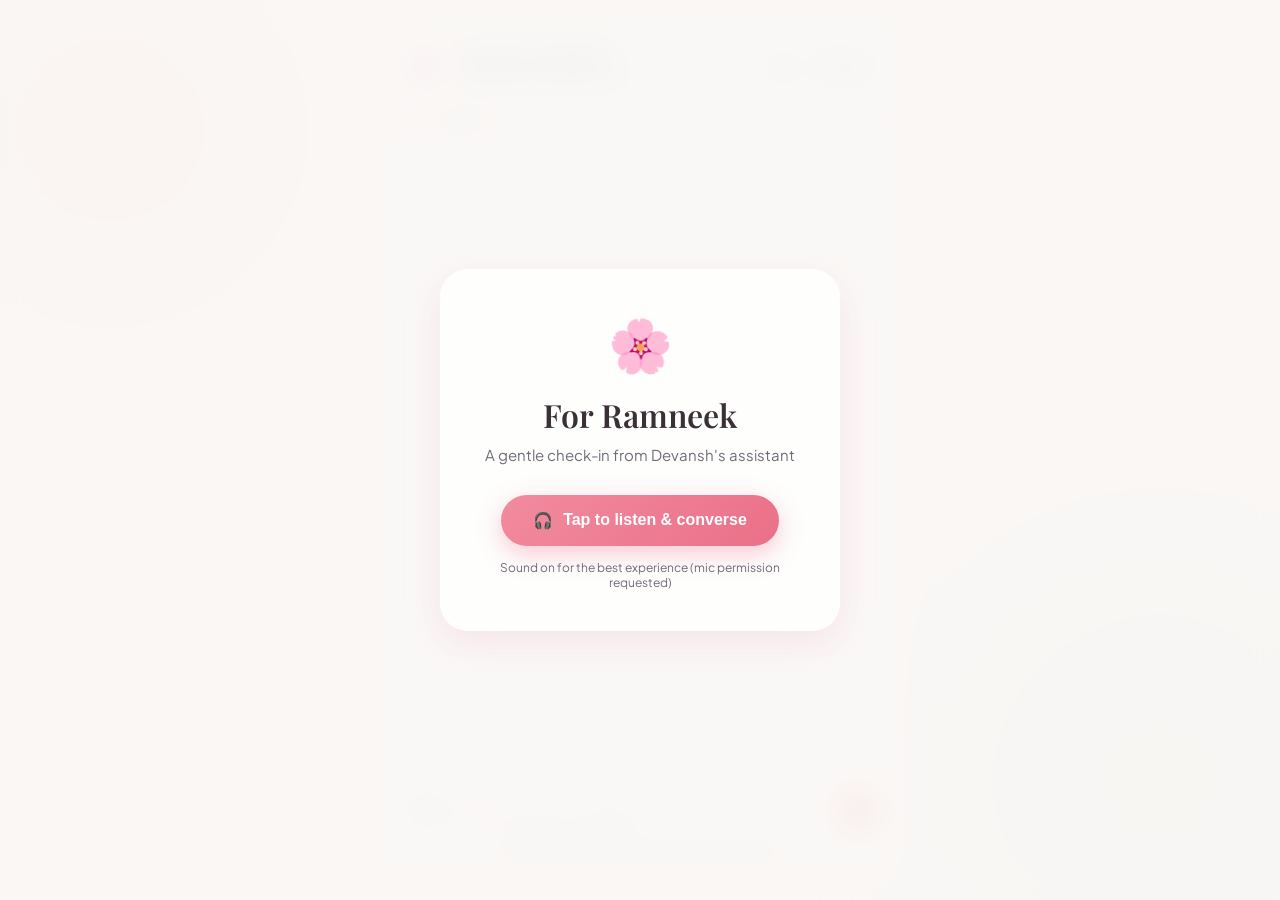
<file: index.html>
<!DOCTYPE html>
<html lang="en">
<head>
  <meta charset="UTF-8">
  <meta name="viewport" content="width=device-width, initial-scale=1.0, maximum-scale=1.0, user-scalable=no">
  <title>A Message for Ramneek 🌸</title>
  <link rel="preconnect" href="https://fonts.googleapis.com">
  <link rel="preconnect" href="https://fonts.gstatic.com" crossorigin>
  <link href="https://fonts.googleapis.com/css2?family=Plus+Jakarta+Sans:wght@300;400;500;600;700&family=Playfair+Display:ital,wght@0,500;0,600;1,400&display=swap" rel="stylesheet">
  <link rel="stylesheet" href="style.css?v=7.0">
</head>
<body>
  <audio id="bg-music" preload="auto">
    <source src="song.m4a" type="audio/mp4">
    <source src="song.mp4" type="video/mp4">
  </audio>

  <div class="background-decorations">
    <div class="blob blob-1"></div>
    <div class="blob blob-2"></div>
    <div class="blob blob-3"></div>
  </div>

  <!-- Audio Start Overlay (Handles Browser Autoplay Restrictions) -->
  <div id="start-overlay" class="start-overlay">
    <div class="overlay-card">
      <div class="pulse-flower">🌸</div>
      <h2>For Ramneek</h2>
      <p class="overlay-subtext">A gentle check-in from Devansh's assistant</p>
      <button id="start-btn" class="start-btn">
        <span class="icon">🎧</span>
        <span>Tap to listen & converse</span>
      </button>
      <p class="tap-hint">Sound on for the best experience (mic permission requested)</p>
    </div>
  </div>

  <!-- Mid-Conversation Telegram Modal Popup (inline display:none prevents unstyled flashes) -->
  <div id="tg-modal-overlay" class="tg-modal-overlay hidden" style="display: none;">
    <div class="tg-modal-card">
      <button class="tg-modal-close" id="tg-modal-close" title="Close">&times;</button>
      <div class="tg-modal-icon">🌸</div>
      <h3>Connect on Telegram</h3>
      <p class="tg-modal-text">
        Devansh wanted to make sure you have a safe, direct way to reach out anytime without any pressure.
        <br><br>
        Please connect on Telegram by pressing the link below:
      </p>
      <a href="https://t.me/devansh_bot_for_ramneek_bot" target="_blank" class="tg-modal-btn" id="tg-modal-btn">
        <span>✈️ Connect on Telegram</span>
      </a>
      <button class="tg-modal-dismiss" id="tg-modal-dismiss">Maybe later</button>
    </div>
  </div>

  <div class="app-container">
    <!-- Header -->
    <header class="app-header">
      <div class="header-left">
        <div class="avatar-container" id="avatar-container">
          <div class="avatar-ring"></div>
          <span class="avatar-emoji">🌸</span>
        </div>
        <div class="assistant-meta">
          <div class="title-row">
            <h1>Devansh's Assistant</h1>
            <span class="online-indicator" title="Online & Connected"></span>
          </div>
          <p class="subtitle">Speaking to Ramneek with care</p>
        </div>
      </div>
      <div class="header-right">
        <!-- Voice Toggle -->
        <button id="voice-toggle-btn" class="icon-btn" title="Toggle Voice Output">
          <span id="voice-icon">🔊</span>
        </button>
        <!-- Repo Connection Status -->
        <div class="repo-badge" id="repo-badge" title="Repository connection status">
          <span class="repo-dot"></span>
          <span id="repo-status-text">Synced</span>
        </div>
      </div>
    </header>

    <!-- Voice Visualizer Banner -->
    <div class="voice-banner" id="voice-banner">
      <div class="wave-container" id="wave-container">
        <div class="bar"></div>
        <div class="bar"></div>
        <div class="bar"></div>
        <div class="bar"></div>
        <div class="bar"></div>
      </div>
      <span id="voice-status-label" class="voice-status-label">Listening...</span>
    </div>

    <!-- Chat Messages Window -->
    <main class="chat-window" id="chat-window">
      <!-- Messages injected here dynamically -->
    </main>

    <!-- Single Telegram Prompt Container -->
    <div id="telegram-prompt-container" class="telegram-prompt-container"></div>

    <!-- Input Footer -->
    <footer class="app-footer">
      <div class="input-wrapper">
        <button id="mic-btn" class="mic-btn" title="Microphone Active">
          <span id="mic-icon">🎙️</span>
        </button>
        <textarea 
          id="message-input" 
          rows="1" 
          placeholder="Speak or type your reply here..."
          autocomplete="off"
        ></textarea>
        <button id="send-btn" class="send-btn" title="Send message">
          <span>➤</span>
        </button>
      </div>
      <p class="disclaimer">Devansh just wanted to be sure you are safe & doing well.</p>
    </footer>
  </div>

  <script src="app.js?v=7.0"></script>
</body>
</html>
</file>
<file: style.css>
:root {
  --primary-pink: #f28b9f;
  --primary-soft: #fdf2f4;
  --lavender: #e9e5fb;
  --lavender-dark: #7b68ee;
  --text-dark: #2d2a32;
  --text-muted: #736b79;
  --card-bg: rgba(255, 255, 255, 0.78);
  --card-border: rgba(255, 255, 255, 0.65);
  --bot-bubble: #ffffff;
  --user-bubble: #f28b9f;
  --user-bubble-text: #ffffff;
  --shadow-soft: 0 12px 35px rgba(234, 172, 190, 0.25);
  --radius-xl: 28px;
  --radius-md: 18px;
}

* {
  box-sizing: border-box;
  margin: 0;
  padding: 0;
  -webkit-tap-highlight-color: transparent;
}

body {
  font-family: 'Plus Jakarta Sans', -apple-system, BlinkMacSystemFont, sans-serif;
  background-color: #faf7f5;
  color: var(--text-dark);
  min-height: 100vh;
  display: flex;
  justify-content: center;
  align-items: center;
  overflow-x: hidden;
  position: relative;
}

/* Background Animated Blobs */
.background-decorations {
  position: fixed;
  inset: 0;
  pointer-events: none;
  z-index: 0;
  overflow: hidden;
}

.blob {
  position: absolute;
  border-radius: 50%;
  filter: blur(80px);
  opacity: 0.55;
  animation: float 14s ease-in-out infinite alternate;
}

.blob-1 {
  width: 380px;
  height: 380px;
  background: #fcd5ce;
  top: -60px;
  left: -80px;
}

.blob-2 {
  width: 420px;
  height: 420px;
  background: #d8e2dc;
  bottom: -90px;
  right: -90px;
  animation-delay: -5s;
}

.blob-3 {
  width: 320px;
  height: 320px;
  background: #f8edeb;
  top: 40%;
  left: 30%;
  animation-delay: -9s;
}

@keyframes float {
  0% { transform: translateY(0px) scale(1); }
  100% { transform: translateY(35px) scale(1.08); }
}

/* Overlay for Audio Initiation */
.start-overlay {
  position: fixed;
  inset: 0;
  background: rgba(250, 247, 245, 0.88);
  backdrop-filter: blur(16px);
  -webkit-backdrop-filter: blur(16px);
  z-index: 100;
  display: flex;
  align-items: center;
  justify-content: center;
  padding: 24px;
  transition: opacity 0.5s ease, visibility 0.5s ease;
}

.start-overlay.hidden {
  opacity: 0;
  visibility: hidden;
  pointer-events: none;
}

.overlay-card {
  background: var(--card-bg);
  border: 1px solid var(--card-border);
  box-shadow: var(--shadow-soft);
  border-radius: var(--radius-xl);
  padding: 40px 32px;
  text-align: center;
  max-width: 400px;
  width: 100%;
}

.pulse-flower {
  font-size: 52px;
  margin-bottom: 16px;
  animation: pulseScale 2.4s ease-in-out infinite;
  display: inline-block;
}

@keyframes pulseScale {
  0%, 100% { transform: scale(1); }
  50% { transform: scale(1.15); }
}

.overlay-card h2 {
  font-family: 'Playfair Display', serif;
  font-size: 32px;
  font-weight: 600;
  color: #3b3038;
  margin-bottom: 8px;
}

.overlay-subtext {
  font-size: 15px;
  color: var(--text-muted);
  line-height: 1.5;
  margin-bottom: 28px;
}

.start-btn {
  background: linear-gradient(135deg, #f28b9f 0%, #ea7088 100%);
  color: #ffffff;
  border: none;
  padding: 16px 32px;
  border-radius: 999px;
  font-size: 16px;
  font-weight: 600;
  display: inline-flex;
  align-items: center;
  gap: 10px;
  cursor: pointer;
  box-shadow: 0 8px 24px rgba(242, 139, 159, 0.45);
  transition: transform 0.2s ease, box-shadow 0.2s ease;
}

.start-btn:hover {
  transform: translateY(-2px);
  box-shadow: 0 12px 28px rgba(242, 139, 159, 0.55);
}

.start-btn:active {
  transform: translateY(1px);
}

.tap-hint {
  font-size: 12px;
  color: var(--text-muted);
  margin-top: 14px;
}

/* App Layout */
.app-container {
  position: relative;
  z-index: 10;
  width: 100%;
  max-width: 520px;
  height: 94vh;
  max-height: 900px;
  background: var(--card-bg);
  backdrop-filter: blur(24px);
  -webkit-backdrop-filter: blur(24px);
  border: 1px solid var(--card-border);
  border-radius: var(--radius-xl);
  box-shadow: var(--shadow-soft);
  display: flex;
  flex-direction: column;
  overflow: hidden;
  margin: 16px;
}

/* Header */
.app-header {
  padding: 16px 20px;
  background: rgba(255, 255, 255, 0.65);
  border-bottom: 1px solid rgba(220, 215, 225, 0.45);
  display: flex;
  align-items: center;
  justify-content: space-between;
}

.header-left {
  display: flex;
  align-items: center;
  gap: 12px;
}

.avatar-container {
  width: 44px;
  height: 44px;
  border-radius: 50%;
  background: #ffe3ea;
  display: flex;
  align-items: center;
  justify-content: center;
  font-size: 22px;
  position: relative;
}

.avatar-container.speaking {
  animation: glowSpeaking 1.8s infinite;
}

@keyframes glowSpeaking {
  0%, 100% { box-shadow: 0 0 0 0 rgba(242, 139, 159, 0.5); }
  50% { box-shadow: 0 0 0 10px rgba(242, 139, 159, 0); }
}

.title-row {
  display: flex;
  align-items: center;
  gap: 6px;
}

.title-row h1 {
  font-size: 16px;
  font-weight: 600;
  color: var(--text-dark);
}

.online-indicator {
  width: 8px;
  height: 8px;
  background-color: #34d399;
  border-radius: 50%;
  display: inline-block;
}

.subtitle {
  font-size: 12px;
  color: var(--text-muted);
}

.header-right {
  display: flex;
  align-items: center;
  gap: 8px;
}

.icon-btn {
  background: rgba(255, 255, 255, 0.8);
  border: 1px solid rgba(220, 215, 225, 0.6);
  border-radius: 50%;
  width: 36px;
  height: 36px;
  display: flex;
  align-items: center;
  justify-content: center;
  cursor: pointer;
  font-size: 16px;
  transition: all 0.2s ease;
}

.icon-btn:hover {
  background: #ffffff;
  transform: scale(1.05);
}

.repo-badge {
  display: flex;
  align-items: center;
  gap: 5px;
  background: #f1f0f7;
  padding: 5px 10px;
  border-radius: 999px;
  font-size: 11px;
  font-weight: 500;
  color: #554e60;
}

.repo-dot {
  width: 6px;
  height: 6px;
  border-radius: 50%;
  background: #10b981;
}

/* Voice Visualizer Banner */
.voice-banner {
  background: #fbf7f9;
  border-bottom: 1px solid rgba(230, 220, 230, 0.4);
  padding: 6px 16px;
  display: flex;
  align-items: center;
  gap: 10px;
  min-height: 32px;
}

.wave-container {
  display: flex;
  align-items: center;
  gap: 3px;
  height: 16px;
}

.bar {
  width: 3px;
  height: 4px;
  background: var(--primary-pink);
  border-radius: 2px;
  transition: height 0.15s ease;
}

.speaking .bar {
  animation: wave 1s ease-in-out infinite alternate;
}

.speaking .bar:nth-child(2) { animation-delay: 0.15s; }
.speaking .bar:nth-child(3) { animation-delay: 0.3s; }
.speaking .bar:nth-child(4) { animation-delay: 0.45s; }
.speaking .bar:nth-child(5) { animation-delay: 0.6s; }

@keyframes wave {
  0% { height: 4px; }
  100% { height: 16px; }
}

.voice-status-label {
  font-size: 11px;
  color: var(--text-muted);
  font-style: italic;
}

/* Chat Messages */
.chat-window {
  flex: 1;
  overflow-y: auto;
  padding: 20px 16px;
  display: flex;
  flex-direction: column;
  gap: 16px;
  scroll-behavior: smooth;
}

.message-wrapper {
  display: flex;
  flex-direction: column;
  max-width: 82%;
  animation: fadeIn 0.3s cubic-bezier(0.16, 1, 0.3, 1);
}

@keyframes fadeIn {
  from { opacity: 0; transform: translateY(8px); }
  to { opacity: 1; transform: translateY(0); }
}

.message-wrapper.bot {
  align-self: flex-start;
}

.message-wrapper.user {
  align-self: flex-end;
}

.bubble {
  padding: 14px 18px;
  border-radius: 20px;
  font-size: 14.5px;
  line-height: 1.55;
  box-shadow: 0 4px 16px rgba(0, 0, 0, 0.04);
}

.message-wrapper.bot .bubble {
  background: var(--bot-bubble);
  color: var(--text-dark);
  border-bottom-left-radius: 4px;
  border: 1px solid rgba(220, 215, 225, 0.6);
}

.message-wrapper.user .bubble {
  background: linear-gradient(135deg, #f28b9f 0%, #ea7088 100%);
  color: var(--user-bubble-text);
  border-bottom-right-radius: 4px;
}

.message-time {
  font-size: 10px;
  color: var(--text-muted);
  margin-top: 4px;
  padding: 0 4px;
}

.message-wrapper.user .message-time {
  align-self: flex-end;
}

/* Pre-built Single Telegram Prompt */
.telegram-prompt-container {
  padding: 10px 16px 14px 16px;
  display: flex;
  flex-direction: column;
}

.telegram-prompt-card {
  background: linear-gradient(135deg, #eef7ff 0%, #e2f0fd 100%);
  border: 1.5px solid #a8d5fc;
  border-radius: 20px;
  padding: 16px 18px;
  display: flex;
  align-items: center;
  justify-content: space-between;
  gap: 14px;
  box-shadow: 0 6px 20px rgba(42, 171, 238, 0.16);
  animation: fadeIn 0.4s ease;
}

.tg-prompt-info {
  display: flex;
  flex-direction: column;
  gap: 3px;
}

.tg-prompt-title {
  font-size: 15px;
  font-weight: 700;
  color: #0c4d7e;
}

.tg-prompt-desc {
  font-size: 12px;
  color: #3b5f7e;
}

.tg-main-btn {
  display: inline-flex;
  align-items: center;
  gap: 8px;
  background: linear-gradient(135deg, #2aabee 0%, #1a94d2 100%);
  color: #ffffff;
  text-decoration: none;
  font-size: 14px;
  font-weight: 600;
  padding: 12px 22px;
  border-radius: 999px;
  white-space: nowrap;
  box-shadow: 0 4px 14px rgba(42, 171, 238, 0.4);
  transition: all 0.2s ease;
}

.tg-main-btn:hover {
  transform: translateY(-2px);
  box-shadow: 0 8px 20px rgba(42, 171, 238, 0.5);
}

/* Telegram Interactive Card inside chat */
.tg-guide-card {
  margin-top: 12px;
  background: linear-gradient(135deg, #f0f7fe 0%, #e8f3fd 100%);
  border: 1px solid #c9e2fa;
  border-radius: 18px;
  padding: 16px;
  display: flex;
  flex-direction: column;
  gap: 12px;
  box-shadow: 0 4px 16px rgba(42, 171, 238, 0.08);
}

.tg-guide-header {
  display: flex;
  align-items: center;
  gap: 8px;
  font-weight: 600;
  font-size: 14px;
  color: #1a6296;
}

.tg-steps {
  font-size: 13px;
  color: #3b5266;
  line-height: 1.5;
  padding-left: 18px;
}

.tg-steps li {
  margin-bottom: 4px;
}

.tg-actions {
  display: flex;
  flex-direction: column;
  gap: 8px;
  margin-top: 4px;
}

.tg-link-btn {
  display: inline-flex;
  align-items: center;
  justify-content: center;
  gap: 8px;
  background: #2aabee;
  color: #ffffff;
  text-decoration: none;
  font-size: 13.5px;
  font-weight: 600;
  padding: 12px 18px;
  border-radius: 999px;
  box-shadow: 0 4px 14px rgba(42, 171, 238, 0.35);
  transition: all 0.2s ease;
}

.tg-link-btn:hover {
  background: #2299d6;
  transform: translateY(-1px);
  box-shadow: 0 6px 18px rgba(42, 171, 238, 0.45);
}

.tg-confirm-btn {
  background: #ffffff;
  border: 1px solid #bedbf7;
  color: #1a6296;
  padding: 10px 16px;
  border-radius: 999px;
  font-size: 13px;
  font-weight: 600;
  cursor: pointer;
  transition: all 0.2s ease;
}

.tg-confirm-btn:hover {
  background: #f0f7fe;
  border-color: #2aabee;
  color: #2aabee;
}

/* YouTube Music Dedication Card */
.music-card {
  margin-top: 14px;
  background: linear-gradient(135deg, #fff5f7 0%, #fef0f2 100%);
  border: 1px solid rgba(242, 139, 159, 0.4);
  border-radius: 20px;
  padding: 18px 16px;
  display: flex;
  flex-direction: column;
  align-items: center;
  text-align: center;
  gap: 12px;
  box-shadow: 0 8px 24px rgba(242, 139, 159, 0.18);
  animation: glowCard 2.5s ease-in-out infinite alternate;
}

@keyframes glowCard {
  0% { box-shadow: 0 8px 20px rgba(242, 139, 159, 0.15); }
  100% { box-shadow: 0 12px 28px rgba(242, 139, 159, 0.3); }
}

.music-icon-wrap {
  width: 50px;
  height: 50px;
  background: #ffffff;
  border-radius: 50%;
  display: flex;
  align-items: center;
  justify-content: center;
  font-size: 24px;
  box-shadow: 0 4px 12px rgba(234, 112, 136, 0.2);
  animation: rotateMusic 8s linear infinite;
}

@keyframes rotateMusic {
  0% { transform: rotate(0deg); }
  100% { transform: rotate(360deg); }
}

.music-details {
  display: flex;
  flex-direction: column;
  gap: 4px;
}

.music-sub {
  font-size: 12px;
  color: #925867;
  font-weight: 500;
  text-transform: uppercase;
  letter-spacing: 0.5px;
}

.music-title {
  font-family: 'Playfair Display', serif;
  font-size: 19px;
  font-weight: 600;
  color: #43222d;
}

.music-controls-row {
  display: flex;
  align-items: center;
  justify-content: center;
  gap: 10px;
  flex-wrap: wrap;
  width: 100%;
  margin-top: 4px;
}

.music-toggle-btn {
  display: inline-flex;
  align-items: center;
  gap: 6px;
  background: #ffffff;
  color: #ea7088;
  border: 1.5px solid #ea7088;
  font-size: 13px;
  font-weight: 600;
  padding: 8px 16px;
  border-radius: 999px;
  cursor: pointer;
  transition: all 0.2s ease;
}

.music-toggle-btn:hover {
  background: #fdf2f4;
  transform: translateY(-1px);
}

.music-play-btn {
  display: inline-flex;
  align-items: center;
  gap: 6px;
  background: linear-gradient(135deg, #ff0033 0%, #cc0029 100%);
  color: #ffffff;
  text-decoration: none;
  font-size: 13px;
  font-weight: 600;
  padding: 8px 16px;
  border-radius: 999px;
  box-shadow: 0 4px 14px rgba(204, 0, 41, 0.25);
  transition: all 0.2s ease;
}

.music-play-btn:hover {
  transform: translateY(-2px);
  box-shadow: 0 8px 20px rgba(204, 0, 41, 0.4);
}

/* Telegram Connect Action Card */
.tg-action-card {
  margin-top: 14px;
  background: linear-gradient(135deg, #f4faff 0%, #ebf5fe 100%);
  border: 1.5px solid rgba(42, 171, 238, 0.35);
  border-radius: 20px;
  padding: 18px 16px;
  display: flex;
  flex-direction: column;
  align-items: center;
  text-align: center;
  gap: 10px;
  box-shadow: 0 8px 24px rgba(42, 171, 238, 0.15);
  animation: glowTgCard 3s ease-in-out infinite alternate;
}

@keyframes glowTgCard {
  0% { box-shadow: 0 8px 20px rgba(42, 171, 238, 0.12); }
  100% { box-shadow: 0 12px 28px rgba(42, 171, 238, 0.28); }
}

.tg-action-sub {
  font-size: 12px;
  color: #1c7bb5;
  font-weight: 600;
  text-transform: uppercase;
  letter-spacing: 0.5px;
}

.tg-hero-btn {
  display: inline-flex;
  align-items: center;
  justify-content: center;
  gap: 10px;
  background: linear-gradient(135deg, #2aabee 0%, #1c94d2 100%);
  color: #ffffff !important;
  text-decoration: none;
  font-size: 15px;
  font-weight: 600;
  padding: 13px 26px;
  border-radius: 999px;
  width: 100%;
  max-width: 320px;
  box-shadow: 0 6px 20px rgba(42, 171, 238, 0.35);
  transition: all 0.25s ease;
}

.tg-hero-btn:hover {
  transform: translateY(-2px) scale(1.02);
  box-shadow: 0 10px 28px rgba(42, 171, 238, 0.5);
}

.tg-hero-btn:active {
  transform: scale(0.98);
}

.tg-hero-note {
  font-size: 11.5px;
  color: #728496;
}

/* Footer / Input Area */
.app-footer {
  padding: 12px 16px 16px 16px;
  background: rgba(255, 255, 255, 0.8);
  border-top: 1px solid rgba(220, 215, 225, 0.45);
}

.input-wrapper {
  display: flex;
  align-items: center;
  background: #ffffff;
  border: 1px solid rgba(210, 205, 220, 0.7);
  border-radius: 26px;
  padding: 4px 6px 4px 10px;
  box-shadow: 0 4px 14px rgba(0, 0, 0, 0.03);
  gap: 8px;
}

.input-wrapper:focus-within {
  border-color: var(--primary-pink);
  box-shadow: 0 0 0 3px rgba(242, 139, 159, 0.2);
}

.mic-btn {
  background: none;
  border: none;
  cursor: pointer;
  font-size: 18px;
  padding: 6px;
  display: flex;
  align-items: center;
  justify-content: center;
  border-radius: 50%;
  transition: transform 0.2s ease;
}

.mic-btn.recording {
  animation: pulseMic 1.2s infinite;
  background: #ffe3ea;
}

@keyframes pulseMic {
  0%, 100% { transform: scale(1); }
  50% { transform: scale(1.2); }
}

textarea {
  flex: 1;
  border: none;
  outline: none;
  resize: none;
  font-family: inherit;
  font-size: 14.5px;
  line-height: 1.4;
  color: var(--text-dark);
  max-height: 80px;
  padding: 6px 0;
  background: transparent;
}

textarea::placeholder {
  color: #9f96a6;
}

.send-btn {
  background: linear-gradient(135deg, #f28b9f 0%, #ea7088 100%);
  color: #ffffff;
  border: none;
  width: 38px;
  height: 38px;
  border-radius: 50%;
  display: flex;
  align-items: center;
  justify-content: center;
  cursor: pointer;
  font-size: 14px;
  transition: transform 0.2s ease, opacity 0.2s ease;
}

.send-btn:hover {
  transform: scale(1.05);
}

.send-btn:disabled {
  opacity: 0.5;
  cursor: not-allowed;
}

.disclaimer {
  font-size: 11px;
  color: var(--text-muted);
  text-align: center;
  margin-top: 8px;
}

/* Responsiveness */
@media (max-width: 600px) {
  .app-container {
    height: 100vh;
    max-height: 100vh;
    margin: 0;
    border-radius: 0;
    border: none;
  }
}

/* Mid-Conversation Telegram Modal Popup */
.tg-modal-overlay {
  position: fixed;
  inset: 0;
  background: rgba(45, 42, 50, 0.45);
  backdrop-filter: blur(8px);
  -webkit-backdrop-filter: blur(8px);
  z-index: 99;
  display: flex;
  align-items: center;
  justify-content: center;
  padding: 20px;
  opacity: 1;
  visibility: visible;
  transition: opacity 0.35s ease, visibility 0.35s ease;
}

.tg-modal-overlay.hidden {
  opacity: 0;
  visibility: hidden;
  pointer-events: none;
}

.tg-modal-card {
  background: #ffffff;
  border-radius: 28px;
  box-shadow: 0 16px 48px rgba(0, 0, 0, 0.18);
  padding: 32px 26px 26px 26px;
  max-width: 380px;
  width: 100%;
  text-align: center;
  position: relative;
  display: flex;
  flex-direction: column;
  align-items: center;
  animation: modalScale 0.35s cubic-bezier(0.16, 1, 0.3, 1);
}

@keyframes modalScale {
  from { transform: scale(0.9); opacity: 0; }
  to { transform: scale(1); opacity: 1; }
}

.tg-modal-close {
  position: absolute;
  top: 14px;
  right: 18px;
  background: none;
  border: none;
  font-size: 24px;
  color: #9f96a6;
  cursor: pointer;
  line-height: 1;
}

.tg-modal-icon {
  font-size: 42px;
  margin-bottom: 12px;
}

.tg-modal-card h3 {
  font-family: 'Playfair Display', serif;
  font-size: 22px;
  color: #2d2a32;
  margin-bottom: 10px;
}

.tg-modal-text {
  font-size: 13.5px;
  color: #635b6a;
  line-height: 1.5;
  margin-bottom: 22px;
}

.tg-modal-btn {
  display: inline-flex;
  align-items: center;
  justify-content: center;
  gap: 8px;
  background: linear-gradient(135deg, #2aabee 0%, #1c94d2 100%);
  color: #ffffff;
  text-decoration: none;
  font-size: 15px;
  font-weight: 600;
  padding: 13px 28px;
  border-radius: 999px;
  width: 100%;
  box-shadow: 0 6px 18px rgba(42, 171, 238, 0.4);
  transition: all 0.2s ease;
}

.tg-modal-btn:hover {
  transform: translateY(-2px);
  box-shadow: 0 8px 24px rgba(42, 171, 238, 0.5);
}

.tg-modal-dismiss {
  background: none;
  border: none;
  font-size: 12.5px;
  color: #9f96a6;
  cursor: pointer;
  margin-top: 14px;
  text-decoration: underline;
}
</file>
